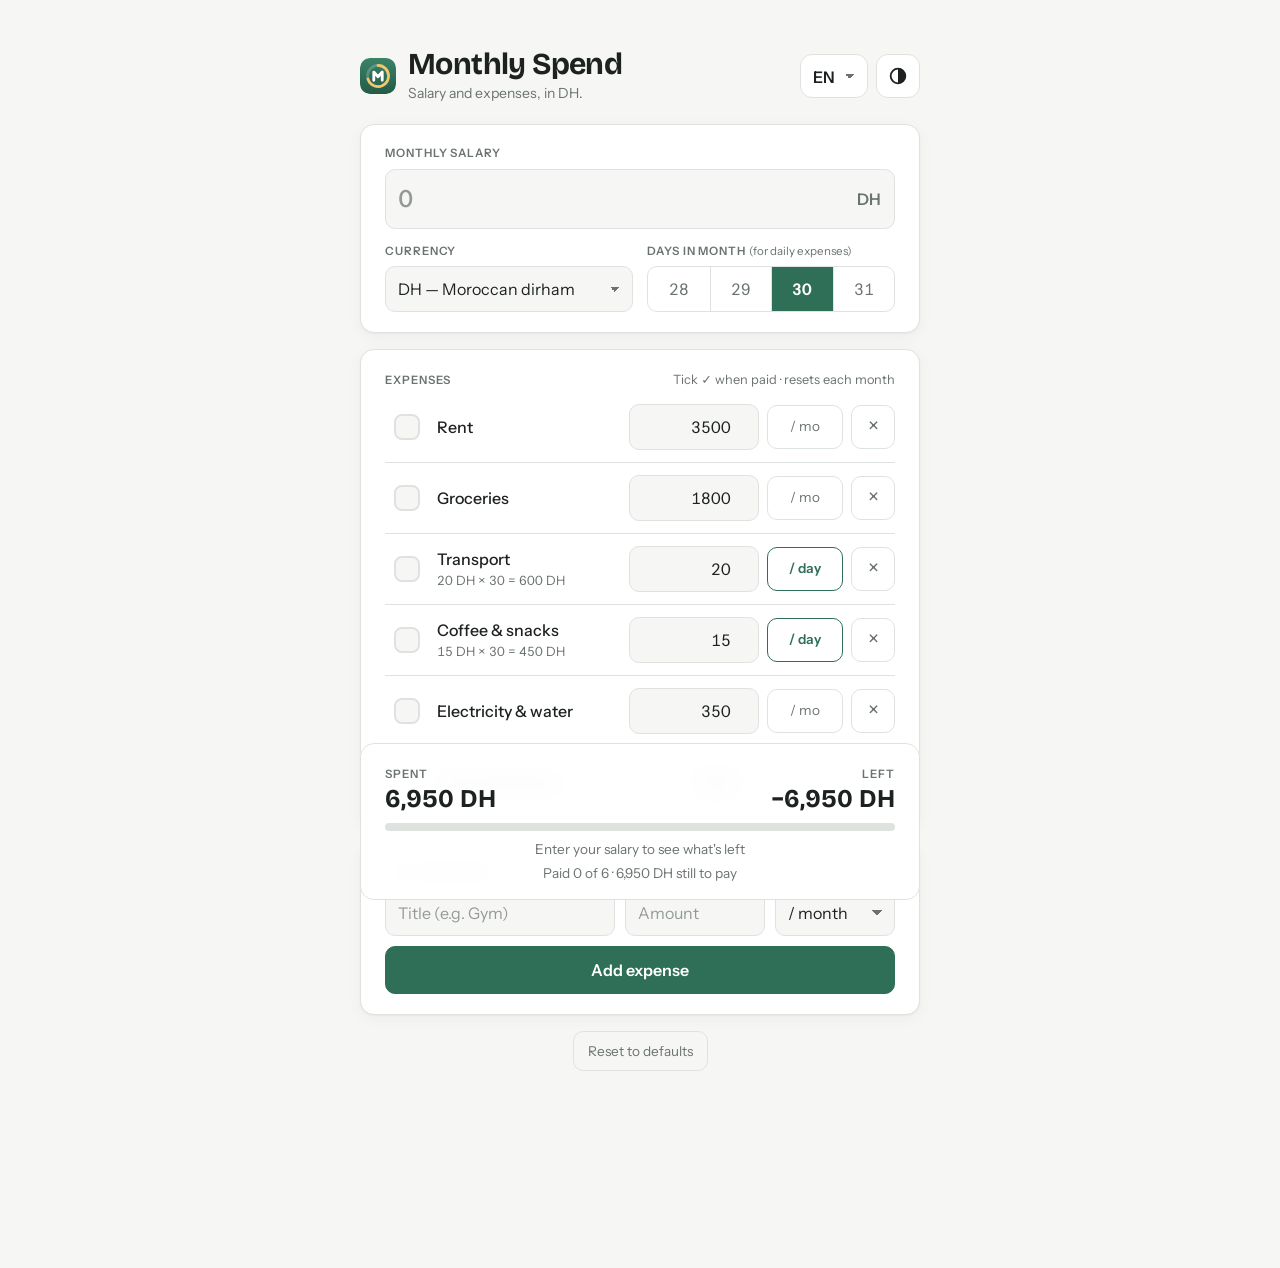
<file: index.html>
<!doctype html>
<html lang="en">
<head>
  <meta charset="utf-8">
  <meta name="viewport" content="width=device-width, initial-scale=1, viewport-fit=cover">
  <title>Monthly Spend</title>
  <meta name="description" content="Track your salary and monthly expenses, offline, on your phone.">
  <meta name="theme-color" content="#f6f7f5" id="themeColor">
  <meta name="mobile-web-app-capable" content="yes">
  <meta name="apple-mobile-web-app-capable" content="yes">
  <meta name="apple-mobile-web-app-title" content="Spend">
  <meta name="apple-mobile-web-app-status-bar-style" content="default">
  <link rel="manifest" href="manifest.webmanifest">
  <link rel="icon" href="icons/logo.svg" type="image/svg+xml">
  <link rel="icon" href="icons/favicon-32.png" sizes="32x32" type="image/png">
  <link rel="apple-touch-icon" href="icons/apple-touch-icon.png">
  <link rel="preconnect" href="https://fonts.googleapis.com">
  <link rel="preconnect" href="https://fonts.gstatic.com" crossorigin>
  <link rel="stylesheet" href="https://fonts.googleapis.com/css2?family=Bricolage+Grotesque:opsz,wght@12..96,500;12..96,700&family=Instrument+Sans:wght@400;500;600&family=Noto+Sans+Arabic:wght@400;500;600;700&display=swap">
  <link rel="stylesheet" href="styles.css">
  <script>
    // Apply the saved theme before first paint to avoid a flash
    try { const t = localStorage.getItem("monthly-spend-theme"); if (t === "light" || t === "dark") document.documentElement.dataset.theme = t; } catch (e) {}
    try { const l = localStorage.getItem("monthly-spend-lang"); if (l === "fr" || l === "ar") { document.documentElement.lang = l; document.documentElement.dir = l === "ar" ? "rtl" : "ltr"; } } catch (e) {}
  </script>
</head>
<body>
<main>
  <header class="top">
    <div class="brand">
      <img src="icons/logo.svg" alt="" width="36" height="36">
      <div>
        <h1 data-i18n="appTitle">Monthly Spend</h1>
        <p class="sub" id="subtitle">Enter your salary and expenses.</p>
      </div>
    </div>
    <div class="tools">
      <select id="lang" class="lang" aria-label="Language">
        <option value="en">EN</option>
        <option value="fr">FR</option>
        <option value="ar">ع</option>
      </select>
      <button type="button" class="icon-btn install" id="install" hidden aria-label="Install app" data-i18n-aria="install">
        <svg viewBox="0 0 24 24" aria-hidden="true"><path d="M12 3v12m0 0-5-5m5 5 5-5M5 21h14"/></svg>
      </button>
      <button type="button" class="icon-btn" id="theme" aria-label="Theme: system">
        <svg viewBox="0 0 24 24" aria-hidden="true" class="ic-auto"><circle cx="12" cy="12" r="8"/><path d="M12 4a8 8 0 0 1 0 16z" class="fill"/></svg>
        <svg viewBox="0 0 24 24" aria-hidden="true" class="ic-light"><circle cx="12" cy="12" r="4"/><path d="M12 2v2m0 16v2M4.9 4.9l1.4 1.4m11.4 11.4 1.4 1.4M2 12h2m16 0h2M4.9 19.1l1.4-1.4M17.7 6.3l1.4-1.4"/></svg>
        <svg viewBox="0 0 24 24" aria-hidden="true" class="ic-dark"><path d="M20 14.5A8 8 0 1 1 9.5 4a6.5 6.5 0 0 0 10.5 10.5z"/></svg>
      </button>
    </div>
  </header>

  <section class="card settings">
    <div class="field salary">
      <label class="cap" for="salary" data-i18n="salary">Monthly salary</label>
      <div class="money">
        <input id="salary" type="number" min="0" step="any" inputmode="decimal" placeholder="0" autocomplete="off">
        <span class="unit" id="salaryUnit">DH</span>
      </div>
    </div>

    <div class="field">
      <label class="cap" for="currencySel" data-i18n="currency">Currency</label>
      <div class="currency">
        <select id="currencySel">
          <option value="DH">DH — Moroccan dirham</option>
          <option value="$">$ — US dollar</option>
          <option value="€">€ — Euro</option>
          <option value="£">£ — British pound</option>
          <option value="CA$">CA$ — Canadian dollar</option>
          <option value="CHF">CHF — Swiss franc</option>
          <option value="¥">¥ — Yen / Yuan</option>
          <option value="₹">₹ — Indian rupee</option>
          <option value="SAR">SAR — Saudi riyal</option>
          <option value="AED">AED — UAE dirham</option>
          <option value="TND">TND — Tunisian dinar</option>
          <option value="DZD">DZD — Algerian dinar</option>
          <option value="other" data-i18n="other">Other — type your own…</option>
        </select>
        <input id="currencyOther" type="text" maxlength="6" placeholder="e.g. EGP" aria-label="Custom currency" data-i18n-ph="customCurrencyPh" data-i18n-aria="customCurrency" autocomplete="off" hidden>
      </div>
    </div>

    <div class="field">
      <span class="cap" id="daysLabel"><span data-i18n="days">Days in month</span> <span class="muted" data-i18n="daysHint">(for daily expenses)</span></span>
      <div class="days" role="group" aria-labelledby="daysLabel" id="days">
        <button type="button" data-days="28">28</button>
        <button type="button" data-days="29">29</button>
        <button type="button" data-days="30">30</button>
        <button type="button" data-days="31">31</button>
      </div>
    </div>
  </section>

  <section class="card">
    <div class="card-head">
      <h2 class="cap" data-i18n="expenses">Expenses</h2>
      <span class="muted small" data-i18n="expensesHint">Tick ✓ when paid · resets each month</span>
    </div>
    <div class="list" id="list"></div>
    <p class="empty muted" id="empty" data-i18n="empty" hidden>No expenses yet. Add one below.</p>
  </section>

  <form class="card add" id="addForm" novalidate>
    <h2 class="cap" data-i18n="addTitle">Add an expense</h2>
    <input id="newTitle" type="text" placeholder="Title (e.g. Gym)" data-i18n-ph="titlePh" maxlength="40" autocomplete="off" enterkeyhint="next">
    <input id="newAmt" type="number" min="0" step="any" inputmode="decimal" placeholder="Amount" data-i18n-ph="amountPh" enterkeyhint="done">
    <select id="newFreq" aria-label="Frequency" data-i18n-aria="frequency"><option value="month" data-i18n="perMonthOpt">/ month</option><option value="day" data-i18n="perDayOpt">/ day</option></select>
    <button type="submit" class="primary" data-i18n="addBtn">Add expense</button>
    <p class="msg" id="msg" role="alert"></p>
  </form>

  <button class="reset" id="reset" type="button">Reset to defaults</button>

  <section class="summary" aria-live="polite">
    <div class="figures">
      <div class="fig"><span class="cap" data-i18n="spent">Spent</span><b id="spent">0</b></div>
      <div class="fig" id="leftBox"><span class="cap" data-i18n="left">Left</span><b id="left">0</b></div>
    </div>
    <div class="bar" id="bar"><span id="fill"></span></div>
    <p class="pct" id="pct">0% of salary spent</p>
    <p class="pct paid" id="paid"></p>
  </section>
</main>

<div class="toast" id="toast" hidden><span id="toastMsg"></span><button type="button" id="undo" data-i18n="undo">Undo</button></div>

<script src="i18n.js"></script>
<script src="app.js"></script>
</body>
</html>
</file>
<file: styles.css>
/* Layout: one centered column of cards — header, settings, expense list, add form —
   with the spent/left summary pinned to the bottom of the screen. Mobile first. */
:root {
  --bg: #f6f7f5;
  --surface: #ffffff;
  --fg: #1d221f;
  --muted: #6b736e;
  --line: #dfe3e0;
  --accent: #2f6f57;
  --on-accent: #ffffff;
  --gold: #c99a2e;
  --warn: #b5482f;
  --shadow: 0 1px 2px rgb(0 0 0 / .04), 0 4px 16px rgb(0 0 0 / .04);
  --display: "Bricolage Grotesque", "Noto Sans Arabic", "Segoe UI", system-ui, sans-serif;
  --body: "Instrument Sans", "Noto Sans Arabic", "Segoe UI", system-ui, sans-serif;
  --radius: 14px;
  color-scheme: light;
}
@media (prefers-color-scheme: dark) {
  :root:not([data-theme="light"]) {
    --bg: #121614; --surface: #1b201d; --fg: #e8ece9; --muted: #98a19c;
    --line: #2d3430; --accent: #6fbf9c; --on-accent: #0f1311; --gold: #f2c66d; --warn: #e88a72;
    --shadow: none; color-scheme: dark;
  }
}
:root[data-theme="dark"] {
  --bg: #121614; --surface: #1b201d; --fg: #e8ece9; --muted: #98a19c;
  --line: #2d3430; --accent: #6fbf9c; --on-accent: #0f1311; --gold: #f2c66d; --warn: #e88a72;
  --shadow: none; color-scheme: dark;
}

*, *::before, *::after { box-sizing: border-box; }
[hidden] { display: none !important; }
html { -webkit-text-size-adjust: 100%; }
body {
  margin: 0;
  background: var(--bg); color: var(--fg);
  font-family: var(--body); font-size: 16px; line-height: 1.5;
  -webkit-tap-highlight-color: transparent;
  padding: max(16px, env(safe-area-inset-top)) max(16px, env(safe-area-inset-right)) 0 max(16px, env(safe-area-inset-left));
}
main { width: 100%; max-width: 560px; margin: 0 auto; display: flex; flex-direction: column; gap: 16px; }

h1 { font-family: var(--display); font-weight: 700; font-size: 1.5rem; line-height: 1.1; margin: 0; letter-spacing: -0.02em; }
h2 { margin: 0; }
.sub { color: var(--muted); margin: 2px 0 0; font-size: .875rem; }
.muted { color: var(--muted); }
.small { font-size: .8rem; }
.cap { font-size: .72rem; text-transform: uppercase; letter-spacing: .08em; color: var(--muted); font-weight: 600; }
.cap .muted { text-transform: none; letter-spacing: 0; font-weight: 400; }

/* Header */
.top { display: flex; align-items: center; justify-content: space-between; gap: 12px; padding: 8px 0 4px; }
.brand { display: flex; align-items: center; gap: 12px; min-width: 0; }
.brand img { flex: none; border-radius: 10px; }
.tools { display: flex; gap: 8px; flex: none; }
.icon-btn { width: 44px; height: 44px; display: grid; place-items: center; border-radius: 12px; background: var(--surface); }
.icon-btn svg { width: 22px; height: 22px; fill: none; stroke: currentColor; stroke-width: 2; stroke-linecap: round; stroke-linejoin: round; }
.icon-btn svg .fill { fill: currentColor; stroke: none; }
.icon-btn svg.ic-dark { fill: currentColor; stroke: none; }
#theme svg { display: none; }
#theme[data-mode="auto"] .ic-auto, #theme[data-mode="light"] .ic-light, #theme[data-mode="dark"] .ic-dark { display: block; }
.install { color: var(--accent); border-color: var(--accent); }
.lang { width: auto; min-height: 44px; height: 44px; border-radius: 12px; background-color: var(--surface); font-weight: 600; padding-inline-start: 12px; }

/* Right-to-left (Arabic) */
[dir="rtl"] select { background-position: 12px 50%, 17px 50%; }
[dir="rtl"] .cap { letter-spacing: 0; }
[dir="rtl"] h1 { letter-spacing: 0; }
[dir="rtl"] .toast { padding: 6px 16px 6px 6px; }

/* Cards */
.card {
  background: var(--surface); border: 1px solid var(--line); border-radius: var(--radius);
  box-shadow: var(--shadow); padding: 16px; display: flex; flex-direction: column; gap: 14px;
}
.card-head { display: flex; align-items: baseline; justify-content: space-between; gap: 8px; flex-wrap: wrap; }
.field { display: flex; flex-direction: column; gap: 6px; }

/* Controls (16px font keeps mobile browsers from zooming on focus) */
input, select, button { font: inherit; color: var(--fg); }
input, select {
  background: var(--bg); border: 1px solid var(--line); border-radius: 10px;
  padding: 10px 12px; width: 100%; min-height: 44px; font-size: 16px;
  font-variant-numeric: tabular-nums; min-width: 0;
}
select { appearance: none; -webkit-appearance: none; padding-inline-end: 32px;
  background-image: linear-gradient(45deg, transparent 50%, var(--muted) 50%), linear-gradient(135deg, var(--muted) 50%, transparent 50%);
  background-position: calc(100% - 17px) 50%, calc(100% - 12px) 50%; background-size: 5px 5px; background-repeat: no-repeat; }
input::placeholder { color: var(--muted); opacity: .7; }
input:focus-visible, select:focus-visible, button:focus-visible { outline: 2px solid var(--accent); outline-offset: 2px; }
input.err { border-color: var(--warn); }
button { cursor: pointer; border-radius: 10px; border: 1px solid var(--line); background: transparent; touch-action: manipulation; }
button.primary { background: var(--accent); color: var(--on-accent); border-color: var(--accent); font-weight: 600; min-height: 48px; }
button.primary:active { filter: brightness(.95); }

.money { position: relative; }
.money input { font-family: var(--display); font-size: 1.6rem; font-weight: 500; padding-inline-end: 72px; min-height: 56px; }
.money .unit { position: absolute; inset-inline-end: 14px; top: 50%; transform: translateY(-50%); color: var(--muted); font-weight: 600; pointer-events: none; max-width: 64px; overflow: hidden; text-overflow: ellipsis; white-space: nowrap; }

.currency { display: grid; grid-template-columns: 1fr; gap: 8px; }
.currency:has(#currencyOther:not([hidden])) { grid-template-columns: 1fr 120px; }

.days { display: grid; grid-template-columns: repeat(4, 1fr); border: 1px solid var(--line); border-radius: 10px; overflow: hidden; }
.days button { border: 0; border-radius: 0; min-height: 44px; color: var(--muted); font-variant-numeric: tabular-nums; }
.days button + button { border-inline-start: 1px solid var(--line); }
.days button[aria-pressed="true"] { background: var(--accent); color: var(--on-accent); font-weight: 600; }

/* Expense rows: name on top, amount + frequency below on phones; one line on wider screens */
.list { display: flex; flex-direction: column; }
.row {
  display: grid; gap: 8px; align-items: center; padding: 12px 0;
  grid-template-columns: 44px 1fr 76px 44px;
  grid-template-areas: "check name name x" "amt amt freq freq";
}
.row + .row { border-top: 1px solid var(--line); }
.row:first-child { padding-top: 0; }
.row:last-child { padding-bottom: 0; }
.row .name { grid-area: name; min-width: 0; overflow-wrap: anywhere; font-weight: 500; }
.row .amt { grid-area: amt; text-align: end; }
.row .freq { grid-area: freq; }
.row .x { grid-area: x; }
.check { grid-area: check; width: 44px; height: 44px; display: grid; place-items: center; cursor: pointer; }
.check input {
  appearance: none; -webkit-appearance: none; margin: 0; padding: 0; min-height: 0;
  width: 26px; height: 26px; border: 2px solid var(--line); border-radius: 8px; background: var(--bg);
  display: grid; place-items: center; cursor: pointer; transition: background-color .15s, border-color .15s;
}
.check input::after { content: ""; width: 7px; height: 13px; border: solid var(--on-accent); border-width: 0 3px 3px 0; transform: translateY(-2px) rotate(45deg) scale(0); transition: transform .15s; }
.check input:checked { background: var(--accent); border-color: var(--accent); }
.check input:checked::after { transform: translateY(-2px) rotate(45deg) scale(1); }
.row.done .title { color: var(--muted); text-decoration: line-through; }
.row.done .amt { color: var(--muted); }
.hint { display: block; font-size: .8rem; color: var(--muted); font-weight: 400; font-variant-numeric: tabular-nums; }
.tag { font-size: .68rem; color: var(--accent); margin-inline-start: 6px; border: 1px solid currentColor; border-radius: 99px; padding: 0 6px; font-weight: 500; vertical-align: 1px; }
.freq { min-height: 44px; font-size: .85rem; color: var(--muted); }
.freq.on { color: var(--accent); border-color: var(--accent); font-weight: 600; }
.x { width: 44px; height: 44px; color: var(--muted); font-size: 1.3rem; line-height: 1; justify-self: end; }
.empty { margin: 0; text-align: center; }

.add { display: grid; grid-template-columns: 1fr 1fr; gap: 10px; }
.add h2, .add #newTitle, .add button, .add .msg { grid-column: 1 / -1; }
.msg { color: var(--warn); font-size: .85rem; margin: 0; }
.msg:empty { display: none; }

.reset { color: var(--muted); padding: 8px 14px; font-size: .85rem; align-self: center; min-height: 40px; }

/* Summary pinned to the bottom */
.summary {
  position: sticky; bottom: 0; z-index: 5;
  margin: 8px -16px 0; padding: 14px 16px calc(14px + env(safe-area-inset-bottom));
  background: color-mix(in srgb, var(--surface) 92%, transparent);
  -webkit-backdrop-filter: blur(12px); backdrop-filter: blur(12px);
  border-top: 1px solid var(--line);
  display: flex; flex-direction: column; gap: 8px;
}
.figures { display: flex; justify-content: space-between; gap: 16px; }
.fig { min-width: 0; }
.fig + .fig { text-align: end; }
.fig b { display: block; font-family: var(--display); font-size: 1.35rem; line-height: 1.2; font-weight: 700; font-variant-numeric: tabular-nums; overflow-wrap: anywhere; }
.neg b { color: var(--warn); }
.pos b { color: var(--accent); }
.bar { height: 8px; background: var(--line); border-radius: 99px; overflow: hidden; }
.bar span { display: block; height: 100%; background: var(--accent); width: 0; transition: width .3s, background-color .3s; }
.bar.high span { background: var(--gold); }
.bar.over span { background: var(--warn); }
.pct { margin: 0; color: var(--muted); font-size: .85rem; text-align: center; }
.paid { margin-top: -4px; }
.paid:empty { display: none; }

.toast {
  position: fixed; left: 50%; transform: translateX(-50%); z-index: 10;
  bottom: calc(130px + env(safe-area-inset-bottom));
  background: var(--fg); color: var(--bg); border-radius: 12px; padding: 6px 6px 6px 16px;
  display: flex; align-items: center; gap: 12px; max-width: calc(100% - 32px);
  box-shadow: 0 8px 24px rgb(0 0 0 / .2); font-size: .9rem;
}
.toast span { overflow: hidden; text-overflow: ellipsis; white-space: nowrap; }
.toast button { color: inherit; border-color: transparent; font-weight: 600; min-height: 40px; padding: 0 12px; flex: none; }

@media (min-width: 600px) {
  body { padding-top: 40px; }
  h1 { font-size: 1.9rem; }
  .card { padding: 20px 24px; }
  .settings { display: grid; grid-template-columns: 1fr 1fr; }
  .settings .salary { grid-column: 1 / -1; }
  .row { grid-template-columns: 44px 1fr 130px 76px 44px; grid-template-areas: "check name amt freq x"; }
  .add { grid-template-columns: 1fr 140px 120px; }
  .add #newTitle { grid-column: auto; }
  .summary { margin: 8px 0 16px; border: 1px solid var(--line); border-radius: var(--radius); padding: 16px 24px; }
  .fig b { font-size: 1.6rem; }
  .toast { bottom: 160px; }
}

@media (hover: hover) { .x:hover { color: var(--warn); border-color: var(--warn); } .icon-btn:hover, .freq:hover, .reset:hover, .days button:hover:not([aria-pressed="true"]) { border-color: var(--accent); color: var(--accent); } }
@media (prefers-reduced-motion: reduce) { .bar span, .check input, .check input::after { transition: none; } }
</file>
